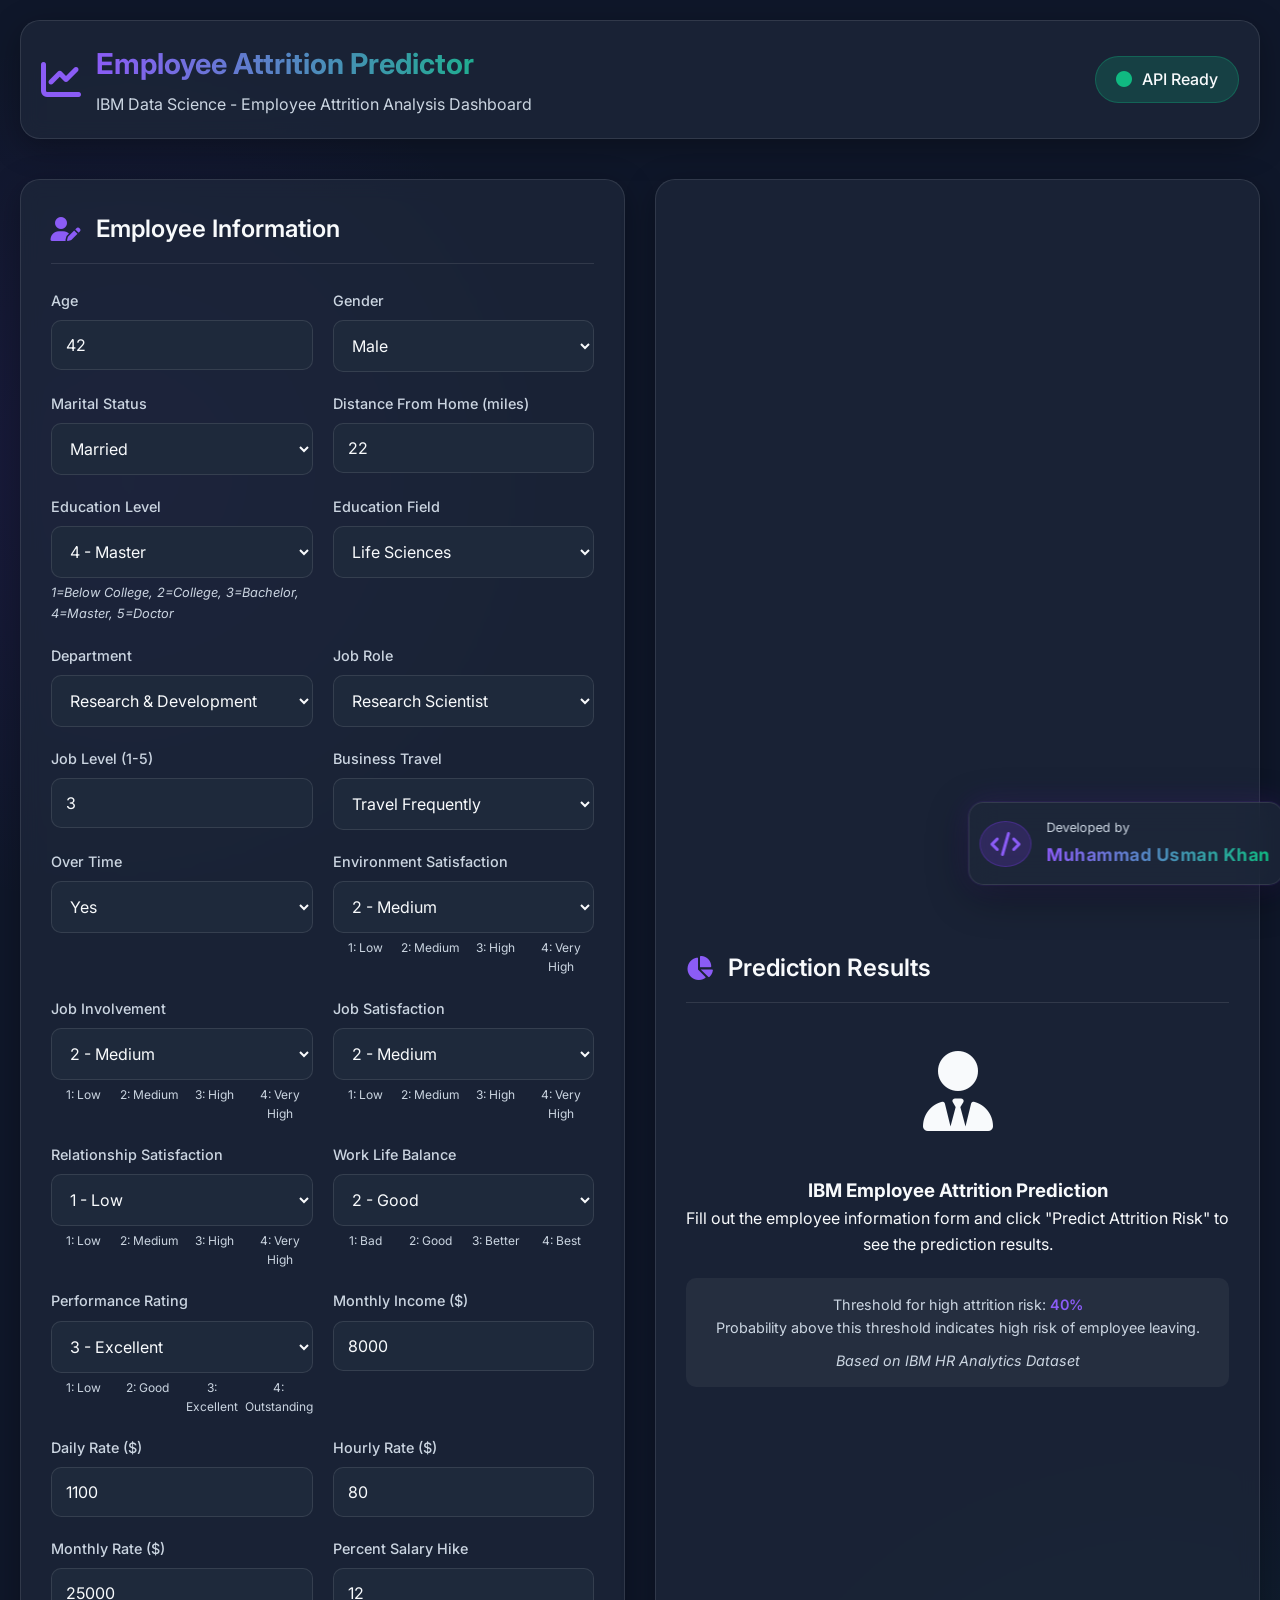
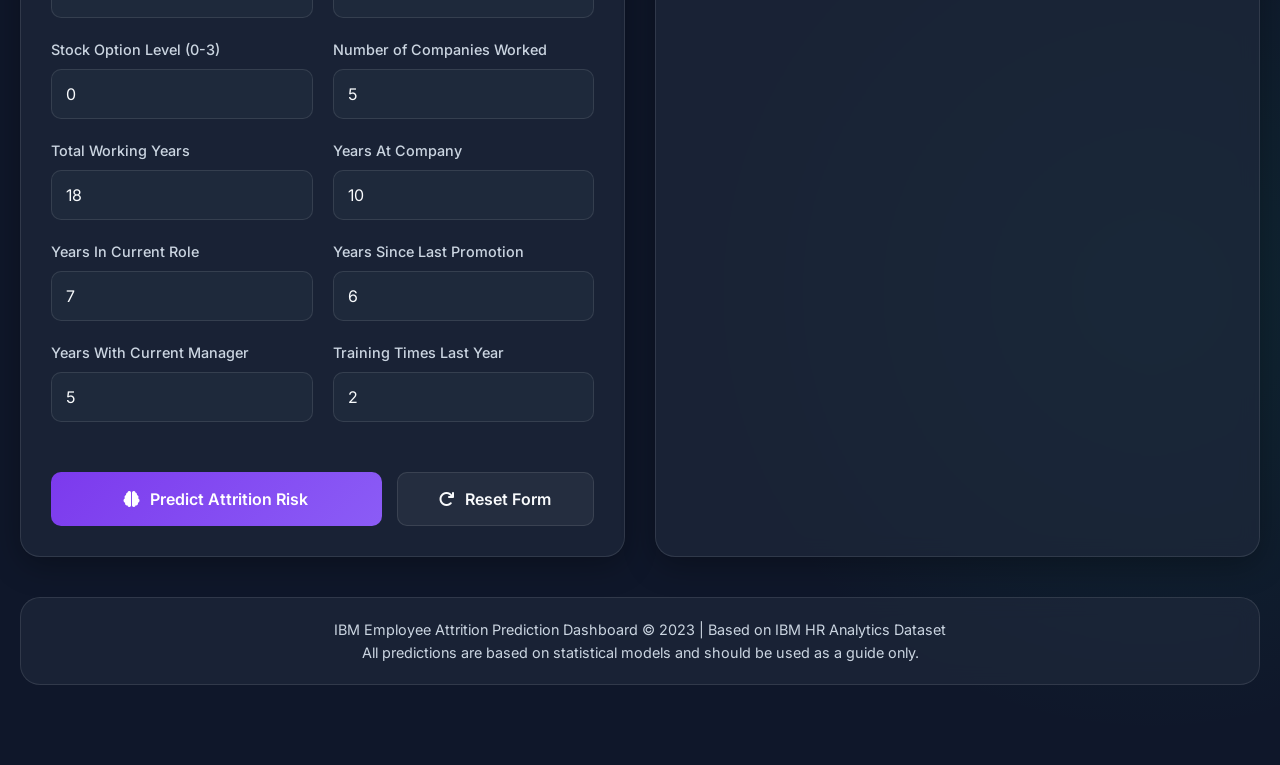
<file: Employee_Attrition_Prediction/index.html>
<!DOCTYPE html>
<html lang="en">
<head>
    <meta charset="UTF-8">
    <meta name="viewport" content="width=device-width, initial-scale=1.0">
    <title>Employee Attrition Prediction Dashboard</title>
    <link rel="stylesheet" href="https://cdnjs.cloudflare.com/ajax/libs/font-awesome/6.4.0/css/all.min.css">
    <link href="https://fonts.googleapis.com/css2?family=Inter:wght@300;400;500;600;700&display=swap" rel="stylesheet">
    <style>
        * {
            margin: 0;
            padding: 0;
            box-sizing: border-box;
        }

        :root {
            --primary: #7c3aed;
            --primary-light: #8b5cf6;
            --secondary: #10b981;
            --danger: #ef4444;
            --dark-bg: #0f172a;
            --dark-surface: #1e293b;
            --dark-surface-light: #334155;
            --text-primary: #f8fafc;
            --text-secondary: #cbd5e1;
            --glass-bg: rgba(30, 41, 59, 0.7);
            --glass-border: rgba(255, 255, 255, 0.1);
            --shadow: 0 8px 32px rgba(0, 0, 0, 0.3);
            --dropdown-bg: #1e293b;
            --dropdown-hover: #334155;
        }

        body {
            font-family: 'Inter', sans-serif;
            background-color: var(--dark-bg);
            color: var(--text-primary);
            line-height: 1.6;
            min-height: 100vh;
            padding: 20px;
            background-image: 
                radial-gradient(circle at 10% 20%, rgba(124, 58, 237, 0.1) 0%, transparent 20%),
                radial-gradient(circle at 90% 80%, rgba(16, 185, 129, 0.1) 0%, transparent 20%);
            padding-bottom: 80px; /* Space for sticky credit */
        }

        .container {
            max-width: 1400px;
            margin: 0 auto;
        }

        header {
            display: flex;
            justify-content: space-between;
            align-items: center;
            margin-bottom: 40px;
            padding: 20px;
            background: var(--glass-bg);
            backdrop-filter: blur(10px);
            border-radius: 20px;
            border: 1px solid var(--glass-border);
            box-shadow: var(--shadow);
        }

        .logo {
            display: flex;
            align-items: center;
            gap: 15px;
        }

        .logo i {
            font-size: 2.5rem;
            color: var(--primary-light);
        }

        .logo h1 {
            font-weight: 700;
            font-size: 1.8rem;
            background: linear-gradient(to right, var(--primary-light), var(--secondary));
            -webkit-background-clip: text;
            background-clip: text;
            color: transparent;
        }

        .tagline {
            font-size: 1rem;
            color: var(--text-secondary);
            margin-top: 5px;
        }

        .api-status {
            display: flex;
            align-items: center;
            gap: 10px;
            padding: 10px 20px;
            background: rgba(16, 185, 129, 0.2);
            border-radius: 50px;
            border: 1px solid rgba(16, 185, 129, 0.3);
        }

        .api-status i {
            color: var(--secondary);
        }

        .api-status span {
            font-weight: 500;
        }

        /* Sticky Developer Credit */
        .developer-credit {
            position: fixed;
            bottom: 15px;
            left: 88%;
            transform: translateX(-50%);
            z-index: 1000;
            background: var(--glass-bg);
            backdrop-filter: blur(15px);
            border-radius: 15px;
            padding: 15px 10px;
            border: 1px solid var(--glass-border);
            box-shadow: 
                0 10px 40px rgba(0, 0, 0, 0.4),
                0 0 0 1px rgba(124, 58, 237, 0.1),
                0 0 30px rgba(124, 58, 237, 0.2);
            display: flex;
            align-items: center;
            gap: 15px;
            animation: float 6s ease-in-out infinite;
            min-width: 315px;
            max-width: 90%;
        }

        .developer-credit i {
            font-size: 1.5rem;
            color: var(--primary-light);
            background: rgba(124, 58, 237, 0.2);
            padding: 10px;
            border-radius: 50%;
            border: 1px solid rgba(124, 58, 237, 0.3);
        }

        .credit-text {
            display: flex;
            flex-direction: column;
        }

        .credit-label {
            font-size: 0.8rem;
            color: var(--text-secondary);
            margin-bottom: 2px;
        }

        .credit-name {
            font-size: 1.1rem;
            font-weight: 700;
            background: linear-gradient(to right, var(--primary-light), var(--secondary));
            -webkit-background-clip: text;
            background-clip: text;
            color: transparent;
            letter-spacing: 0.5px;
        }

        @keyframes float {
            0%, 100% {
                transform: translateX(-50%) translateY(0px);
                box-shadow: 
                    0 10px 40px rgba(0, 0, 0, 0.4),
                    0 0 0 1px rgba(124, 58, 237, 0.1),
                    0 0 30px rgba(124, 58, 237, 0.2);
            }
            50% {
                transform: translateX(-50%) translateY(-10px);
                box-shadow: 
                    0 15px 50px rgba(0, 0, 0, 0.5),
                    0 0 0 1px rgba(124, 58, 237, 0.2),
                    0 0 40px rgba(124, 58, 237, 0.3);
            }
        }

        .main-content {
            display: grid;
            grid-template-columns: 1fr 1fr;
            gap: 30px;
            margin-bottom: 40px;
        }

        @media (max-width: 1100px) {
            .main-content {
                grid-template-columns: 1fr;
            }
            
            .developer-credit {
                min-width: 250px;
                padding: 12px 20px;
            }
        }

        .card {
            background: var(--glass-bg);
            backdrop-filter: blur(10px);
            border-radius: 20px;
            border: 1px solid var(--glass-border);
            box-shadow: var(--shadow);
            padding: 30px;
            transition: transform 0.3s ease;
        }

        .card:hover {
            transform: translateY(-5px);
        }

        .card-title {
            display: flex;
            align-items: center;
            gap: 15px;
            margin-bottom: 25px;
            padding-bottom: 15px;
            border-bottom: 1px solid var(--glass-border);
        }

        .card-title i {
            font-size: 1.5rem;
            color: var(--primary-light);
        }

        .card-title h2 {
            font-weight: 600;
            font-size: 1.5rem;
        }

        .form-grid {
            display: grid;
            grid-template-columns: repeat(auto-fill, minmax(250px, 1fr));
            gap: 20px;
        }

        .form-group {
            display: flex;
            flex-direction: column;
        }

        label {
            font-weight: 500;
            margin-bottom: 8px;
            font-size: 0.9rem;
            color: var(--text-secondary);
        }

        input, select {
            padding: 14px;
            background: var(--dropdown-bg);
            border: 1px solid var(--glass-border);
            border-radius: 10px;
            color: var(--text-primary);
            font-family: 'Inter', sans-serif;
            font-size: 1rem;
            transition: all 0.3s ease;
            cursor: pointer;
        }

        select option {
            background-color: var(--dropdown-bg);
            color: var(--text-primary);
            padding: 12px;
            border: none;
        }

        select option:hover,
        select option:focus,
        select option:checked {
            background-color: var(--dropdown-hover) !important;
            color: var(--text-primary) !important;
        }

        input:focus, select:focus {
            outline: none;
            border-color: var(--primary-light);
            box-shadow: 0 0 0 2px rgba(124, 58, 237, 0.2);
        }

        input:hover, select:hover {
            border-color: rgba(255, 255, 255, 0.2);
            background-color: var(--dropdown-hover);
        }

        .button-group {
            display: flex;
            gap: 15px;
            margin-top: 30px;
            grid-column: 1 / -1;
        }

        button {
            padding: 16px 30px;
            border: none;
            border-radius: 10px;
            font-family: 'Inter', sans-serif;
            font-weight: 600;
            font-size: 1rem;
            cursor: pointer;
            transition: all 0.3s ease;
            display: flex;
            align-items: center;
            justify-content: center;
            gap: 10px;
        }

        .btn-primary {
            background: linear-gradient(135deg, var(--primary), var(--primary-light));
            color: white;
            flex: 2;
        }

        .btn-primary:hover {
            transform: translateY(-2px);
            box-shadow: 0 10px 20px rgba(124, 58, 237, 0.3);
        }

        .btn-secondary {
            background: rgba(255, 255, 255, 0.05);
            color: var(--text-primary);
            border: 1px solid var(--glass-border);
            flex: 1;
        }

        .btn-secondary:hover {
            background: rgba(255, 255, 255, 0.1);
        }

        .result-card {
            display: flex;
            flex-direction: column;
            justify-content: center;
            min-height: 300px;
        }

        .result-content {
            text-align: center;
        }

        .prediction-icon {
            font-size: 5rem;
            margin-bottom: 20px;
        }

        .probability-display {
            margin: 30px 0;
        }

        .probability-value {
            font-size: 3.5rem;
            font-weight: 700;
            margin-bottom: 10px;
            background: linear-gradient(to right, var(--primary-light), var(--secondary));
            -webkit-background-clip: text;
            background-clip: text;
            color: transparent;
        }

        .probability-label {
            font-size: 1.2rem;
            color: var(--text-secondary);
        }

        .threshold-info {
            background: rgba(255, 255, 255, 0.05);
            padding: 15px;
            border-radius: 10px;
            margin-top: 20px;
            font-size: 0.9rem;
            color: var(--text-secondary);
        }

        .threshold-info span {
            color: var(--primary-light);
            font-weight: 600;
        }

        .prediction-text {
            font-size: 1.8rem;
            font-weight: 700;
            margin: 20px 0;
            padding: 15px;
            border-radius: 10px;
        }

        .prediction-low {
            background: rgba(16, 185, 129, 0.1);
            color: var(--secondary);
            border: 1px solid rgba(16, 185, 129, 0.3);
        }

        .prediction-high {
            background: rgba(239, 68, 68, 0.1);
            color: var(--danger);
            border: 1px solid rgba(239, 68, 68, 0.3);
        }

        .hidden {
            display: none;
        }

        footer {
            text-align: center;
            padding: 20px;
            color: var(--text-secondary);
            font-size: 0.9rem;
            background: var(--glass-bg);
            backdrop-filter: blur(10px);
            border-radius: 20px;
            border: 1px solid var(--glass-border);
            margin-top: 40px;
        }

        .loading {
            display: none;
            flex-direction: column;
            align-items: center;
            justify-content: center;
            padding: 40px;
        }

        .spinner {
            width: 60px;
            height: 60px;
            border: 5px solid rgba(255, 255, 255, 0.1);
            border-radius: 50%;
            border-top-color: var(--primary-light);
            animation: spin 1s ease-in-out infinite;
            margin-bottom: 20px;
        }

        @keyframes spin {
            to { transform: rotate(360deg); }
        }

        .response-time {
            margin-top: 20px;
            font-size: 0.9rem;
            color: var(--text-secondary);
        }

        /* Custom scrollbar */
        ::-webkit-scrollbar {
            width: 8px;
        }

        ::-webkit-scrollbar-track {
            background: rgba(255, 255, 255, 0.05);
            border-radius: 10px;
        }

        ::-webkit-scrollbar-thumb {
            background: var(--primary-light);
            border-radius: 10px;
        }

        /* Rating helper */
        .rating-helper {
            font-size: 0.8rem;
            color: var(--text-secondary);
            margin-top: 5px;
            font-style: italic;
        }

        .rating-scale {
            display: flex;
            justify-content: space-between;
            font-size: 0.75rem;
            color: var(--text-secondary);
            margin-top: 5px;
        }

        .scale-item {
            text-align: center;
            flex: 1;
        }
    </style>
</head>
<body>
    <div class="container">
        <header>
            <div class="logo">
                <i class="fas fa-chart-line"></i>
                <div>
                    <h1>Employee Attrition Predictor</h1>
                    <div class="tagline">IBM Data Science - Employee Attrition Analysis Dashboard</div>
                </div>
            </div>
            <div class="api-status">
                <i class="fas fa-circle"></i>
                <span id="status-text">API Ready</span>
            </div>
        </header>

        <div class="main-content">
            <div class="card">
                <div class="card-title">
                    <i class="fas fa-user-edit"></i>
                    <h2>Employee Information</h2>
                </div>
                
                <form id="prediction-form">
                    <div class="form-grid">
                        <!-- Basic Information -->
                        <div class="form-group">
                            <label for="Age">Age</label>
                            <input type="number" id="Age" name="Age" min="18" max="70" value="35" required>
                        </div>
                        
                        <div class="form-group">
                            <label for="Gender">Gender</label>
                            <select id="Gender" name="Gender" required>
                                <option value="Male">Male</option>
                                <option value="Female" selected>Female</option>
                            </select>
                        </div>
                        
                        <div class="form-group">
                            <label for="MaritalStatus">Marital Status</label>
                            <select id="MaritalStatus" name="MaritalStatus" required>
                                <option value="Single">Single</option>
                                <option value="Married" selected>Married</option>
                                <option value="Divorced">Divorced</option>
                            </select>
                        </div>
                        
                        <div class="form-group">
                            <label for="DistanceFromHome">Distance From Home (miles)</label>
                            <input type="number" id="DistanceFromHome" name="DistanceFromHome" min="1" max="30" value="10" required>
                        </div>
                        
                        <!-- Education -->
                        <div class="form-group">
                            <label for="Education">Education Level</label>
                            <select id="Education" name="Education" required>
                                <option value="1">1 - Below College</option>
                                <option value="2">2 - College</option>
                                <option value="3" selected>3 - Bachelor</option>
                                <option value="4">4 - Master</option>
                                <option value="5">5 - Doctor</option>
                            </select>
                            <div class="rating-helper">1=Below College, 2=College, 3=Bachelor, 4=Master, 5=Doctor</div>
                        </div>
                        
                        <div class="form-group">
                            <label for="EducationField">Education Field</label>
                            <select id="EducationField" name="EducationField" required>
                                <option value="Life Sciences">Life Sciences</option>
                                <option value="Medical" selected>Medical</option>
                                <option value="Marketing">Marketing</option>
                                <option value="Technical Degree">Technical Degree</option>
                                <option value="Other">Other</option>
                                <option value="Human Resources">Human Resources</option>
                            </select>
                        </div>
                        
                        <!-- Job Information -->
                        <div class="form-group">
                            <label for="Department">Department</label>
                            <select id="Department" name="Department" required>
                                <option value="Sales">Sales</option>
                                <option value="Research & Development" selected>Research & Development</option>
                                <option value="Human Resources">Human Resources</option>
                            </select>
                        </div>
                        
                        <div class="form-group">
                            <label for="JobRole">Job Role</label>
                            <select id="JobRole" name="JobRole" required>
                                <option value="Sales Executive">Sales Executive</option>
                                <option value="Research Scientist" selected>Research Scientist</option>
                                <option value="Laboratory Technician">Laboratory Technician</option>
                                <option value="Manufacturing Director">Manufacturing Director</option>
                                <option value="Healthcare Representative">Healthcare Representative</option>
                                <option value="Manager">Manager</option>
                                <option value="Sales Representative">Sales Representative</option>
                                <option value="Research Director">Research Director</option>
                                <option value="Human Resources">Human Resources</option>
                            </select>
                        </div>
                        
                        <div class="form-group">
                            <label for="JobLevel">Job Level (1-5)</label>
                            <input type="number" id="JobLevel" name="JobLevel" min="1" max="5" value="2" required>
                        </div>
                        
                        <div class="form-group">
                            <label for="BusinessTravel">Business Travel</label>
                            <select id="BusinessTravel" name="BusinessTravel" required>
                                <option value="Non-Travel">Non-Travel</option>
                                <option value="Travel_Rarely">Travel Rarely</option>
                                <option value="Travel_Frequently" selected>Travel Frequently</option>
                            </select>
                        </div>
                        
                        <div class="form-group">
                            <label for="OverTime">Over Time</label>
                            <select id="OverTime" name="OverTime" required>
                                <option value="Yes">Yes</option>
                                <option value="No" selected>No</option>
                            </select>
                        </div>
                        
                        <!-- Ratings (1-4 scale) -->
                        <div class="form-group">
                            <label for="EnvironmentSatisfaction">Environment Satisfaction</label>
                            <select id="EnvironmentSatisfaction" name="EnvironmentSatisfaction" required>
                                <option value="1">1 - Low</option>
                                <option value="2">2 - Medium</option>
                                <option value="3" selected>3 - High</option>
                                <option value="4">4 - Very High</option>
                            </select>
                            <div class="rating-scale">
                                <div class="scale-item">1: Low</div>
                                <div class="scale-item">2: Medium</div>
                                <div class="scale-item">3: High</div>
                                <div class="scale-item">4: Very High</div>
                            </div>
                        </div>
                        
                        <div class="form-group">
                            <label for="JobInvolvement">Job Involvement</label>
                            <select id="JobInvolvement" name="JobInvolvement" required>
                                <option value="1">1 - Low</option>
                                <option value="2">2 - Medium</option>
                                <option value="3" selected>3 - High</option>
                                <option value="4">4 - Very High</option>
                            </select>
                            <div class="rating-scale">
                                <div class="scale-item">1: Low</div>
                                <div class="scale-item">2: Medium</div>
                                <div class="scale-item">3: High</div>
                                <div class="scale-item">4: Very High</div>
                            </div>
                        </div>
                        
                        <div class="form-group">
                            <label for="JobSatisfaction">Job Satisfaction</label>
                            <select id="JobSatisfaction" name="JobSatisfaction" required>
                                <option value="1">1 - Low</option>
                                <option value="2">2 - Medium</option>
                                <option value="3" selected>3 - High</option>
                                <option value="4">4 - Very High</option>
                            </select>
                            <div class="rating-scale">
                                <div class="scale-item">1: Low</div>
                                <div class="scale-item">2: Medium</div>
                                <div class="scale-item">3: High</div>
                                <div class="scale-item">4: Very High</div>
                            </div>
                        </div>
                        
                        <div class="form-group">
                            <label for="RelationshipSatisfaction">Relationship Satisfaction</label>
                            <select id="RelationshipSatisfaction" name="RelationshipSatisfaction" required>
                                <option value="1">1 - Low</option>
                                <option value="2">2 - Medium</option>
                                <option value="3" selected>3 - High</option>
                                <option value="4">4 - Very High</option>
                            </select>
                            <div class="rating-scale">
                                <div class="scale-item">1: Low</div>
                                <div class="scale-item">2: Medium</div>
                                <div class="scale-item">3: High</div>
                                <div class="scale-item">4: Very High</div>
                            </div>
                        </div>
                        
                        <div class="form-group">
                            <label for="WorkLifeBalance">Work Life Balance</label>
                            <select id="WorkLifeBalance" name="WorkLifeBalance" required>
                                <option value="1">1 - Bad</option>
                                <option value="2">2 - Good</option>
                                <option value="3" selected>3 - Better</option>
                                <option value="4">4 - Best</option>
                            </select>
                            <div class="rating-scale">
                                <div class="scale-item">1: Bad</div>
                                <div class="scale-item">2: Good</div>
                                <div class="scale-item">3: Better</div>
                                <div class="scale-item">4: Best</div>
                            </div>
                        </div>
                        
                        <div class="form-group">
                            <label for="PerformanceRating">Performance Rating</label>
                            <select id="PerformanceRating" name="PerformanceRating" required>
                                <option value="1">1 - Low</option>
                                <option value="2">2 - Good</option>
                                <option value="3" selected>3 - Excellent</option>
                                <option value="4">4 - Outstanding</option>
                            </select>
                            <div class="rating-scale">
                                <div class="scale-item">1: Low</div>
                                <div class="scale-item">2: Good</div>
                                <div class="scale-item">3: Excellent</div>
                                <div class="scale-item">4: Outstanding</div>
                            </div>
                        </div>
                        
                        <!-- Compensation -->
                        <div class="form-group">
                            <label for="MonthlyIncome">Monthly Income ($)</label>
                            <input type="number" id="MonthlyIncome" name="MonthlyIncome" min="1000" max="20000" value="5000" required>
                        </div>
                        
                        <div class="form-group">
                            <label for="DailyRate">Daily Rate ($)</label>
                            <input type="number" id="DailyRate" name="DailyRate" min="100" max="1500" value="800" required>
                        </div>
                        
                        <div class="form-group">
                            <label for="HourlyRate">Hourly Rate ($)</label>
                            <input type="number" id="HourlyRate" name="HourlyRate" min="30" max="100" value="65" required>
                        </div>
                        
                        <div class="form-group">
                            <label for="MonthlyRate">Monthly Rate ($)</label>
                            <input type="number" id="MonthlyRate" name="MonthlyRate" min="2000" max="30000" value="20000" required>
                        </div>
                        
                        <div class="form-group">
                            <label for="PercentSalaryHike">Percent Salary Hike</label>
                            <input type="number" id="PercentSalaryHike" name="PercentSalaryHike" min="11" max="25" value="15" required>
                        </div>
                        
                        <div class="form-group">
                            <label for="StockOptionLevel">Stock Option Level (0-3)</label>
                            <input type="number" id="StockOptionLevel" name="StockOptionLevel" min="0" max="3" value="1" required>
                        </div>
                        
                        <!-- Experience -->
                        <div class="form-group">
                            <label for="NumCompaniesWorked">Number of Companies Worked</label>
                            <input type="number" id="NumCompaniesWorked" name="NumCompaniesWorked" min="0" max="10" value="2" required>
                        </div>
                        
                        <div class="form-group">
                            <label for="TotalWorkingYears">Total Working Years</label>
                            <input type="number" id="TotalWorkingYears" name="TotalWorkingYears" min="0" max="40" value="10" required>
                        </div>
                        
                        <div class="form-group">
                            <label for="YearsAtCompany">Years At Company</label>
                            <input type="number" id="YearsAtCompany" name="YearsAtCompany" min="0" max="40" value="7" required>
                        </div>
                        
                        <div class="form-group">
                            <label for="YearsInCurrentRole">Years In Current Role</label>
                            <input type="number" id="YearsInCurrentRole" name="YearsInCurrentRole" min="0" max="18" value="4" required>
                        </div>
                        
                        <div class="form-group">
                            <label for="YearsSinceLastPromotion">Years Since Last Promotion</label>
                            <input type="number" id="YearsSinceLastPromotion" name="YearsSinceLastPromotion" min="0" max="15" value="2" required>
                        </div>
                        
                        <div class="form-group">
                            <label for="YearsWithCurrManager">Years With Current Manager</label>
                            <input type="number" id="YearsWithCurrManager" name="YearsWithCurrManager" min="0" max="17" value="3" required>
                        </div>
                        
                        <div class="form-group">
                            <label for="TrainingTimesLastYear">Training Times Last Year</label>
                            <input type="number" id="TrainingTimesLastYear" name="TrainingTimesLastYear" min="0" max="6" value="3" required>
                        </div>
                        
                        <div class="button-group">
                            <button type="submit" class="btn-primary" id="predict-btn">
                                <i class="fas fa-brain"></i> Predict Attrition Risk
                            </button>
                            <button type="button" id="reset-btn" class="btn-secondary">
                                <i class="fas fa-redo"></i> Reset Form
                            </button>
                        </div>
                    </div>
                </form>
            </div>

            <div class="card result-card">
                <div class="card-title">
                    <i class="fas fa-chart-pie"></i>
                    <h2>Prediction Results</h2>
                </div>
                
                <div id="default-result" class="result-content">
                    <div class="prediction-icon">
                        <i class="fas fa-user-tie"></i>
                    </div>
                    <h3>IBM Employee Attrition Prediction</h3>
                    <p>Fill out the employee information form and click "Predict Attrition Risk" to see the prediction results.</p>
                    <div class="threshold-info">
                        <p>Threshold for high attrition risk: <span>40%</span></p>
                        <p>Probability above this threshold indicates high risk of employee leaving.</p>
                        <p style="margin-top: 10px;"><i>Based on IBM HR Analytics Dataset</i></p>
                    </div>
                </div>
                
                <div id="loading-result" class="loading hidden">
                    <div class="spinner"></div>
                    <h3>Analyzing Employee Data...</h3>
                    <p>Our AI model is processing the information to predict attrition risk.</p>
                </div>
                
                <div id="prediction-result" class="result-content hidden">
                    <div class="probability-display">
                        <div class="probability-value" id="probability-value">0.00</div>
                        <div class="probability-label">Attrition Probability</div>
                    </div>
                    
                    <div id="prediction-text" class="prediction-text prediction-low">
                        Low Risk: Employee likely to stay
                    </div>
                    
                    <div class="threshold-info">
                        <p>Threshold used: <span id="threshold-value">0.4</span></p>
                        <p>Response time: <span id="response-time">0.00</span> seconds</p>
                        <p>Model: IBM Employee Attrition Prediction</p>
                    </div>
                    
                    <div style="margin-top: 30px;">
                        <h4>Interpretation & Recommendations</h4>
                        <p id="interpretation-text">Based on the employee data, the model predicts a low probability of attrition. This employee is likely to remain with the company.</p>
                        <div id="recommendations" style="margin-top: 15px; padding: 15px; background: rgba(255, 255, 255, 0.05); border-radius: 10px;">
                            <h5 style="color: var(--primary-light); margin-bottom: 10px;">Suggested Actions:</h5>
                            <p id="action-text">Continue current engagement strategies. Monitor satisfaction metrics quarterly.</p>
                        </div>
                    </div>
                </div>
            </div>
        </div>
        
        <footer>
            <p>IBM Employee Attrition Prediction Dashboard &copy; 2023 | Based on IBM HR Analytics Dataset</p>
            <p>All predictions are based on statistical models and should be used as a guide only.</p>
        </footer>
    </div>

    <!-- Sticky Developer Credit -->
    <div class="developer-credit">
        <i class="fas fa-code"></i>
        <div class="credit-text">
            <div class="credit-label">Developed by</div>
            <div class="credit-name">Muhammad Usman Khan</div>
        </div>
    </div>

    <script>
        // API configuration
        const API_BASE_URL = 'http://localhost:8000';
        
        // DOM Elements
        const form = document.getElementById('prediction-form');
        const predictBtn = document.getElementById('predict-btn');
        const resetBtn = document.getElementById('reset-btn');
        const defaultResult = document.getElementById('default-result');
        const loadingResult = document.getElementById('loading-result');
        const predictionResult = document.getElementById('prediction-result');
        const probabilityValue = document.getElementById('probability-value');
        const predictionText = document.getElementById('prediction-text');
        const thresholdValue = document.getElementById('threshold-value');
        const responseTime = document.getElementById('response-time');
        const interpretationText = document.getElementById('interpretation-text');
        const actionText = document.getElementById('action-text');
        const statusText = document.getElementById('status-text');
        
        // Initialize
        document.addEventListener('DOMContentLoaded', function() {
            // Set up form submission
            form.addEventListener('submit', function(e) {
                e.preventDefault();
                predictAttrition();
            });
            
            // Set up reset button
            resetBtn.addEventListener('click', function() {
                form.reset();
                showDefaultResult();
                showNotification('Form reset to default values');
            });
            
            // Load demo data for testing
            loadDemoData();
        });
        
        // Show notification
        function showNotification(message) {
            // Create a simple notification
            const notification = document.createElement('div');
            notification.style.cssText = `
                position: fixed;
                top: 20px;
                right: 20px;
                background: rgba(30, 41, 59, 0.9);
                backdrop-filter: blur(10px);
                color: white;
                padding: 15px 20px;
                border-radius: 10px;
                border: 1px solid rgba(124, 58, 237, 0.3);
                box-shadow: 0 8px 32px rgba(0, 0, 0, 0.3);
                z-index: 1000;
                animation: slideIn 0.3s ease;
            `;
            notification.innerHTML = `<i class="fas fa-info-circle" style="color: #8b5cf6; margin-right: 10px;"></i>${message}`;
            document.body.appendChild(notification);
            
            setTimeout(() => {
                notification.style.animation = 'slideOut 0.3s ease';
                setTimeout(() => notification.remove(), 300);
            }, 3000);
        }
        
        // Add CSS for notifications
        const style = document.createElement('style');
        style.textContent = `
            @keyframes slideIn {
                from { transform: translateX(100%); opacity: 0; }
                to { transform: translateX(0); opacity: 1; }
            }
            @keyframes slideOut {
                from { transform: translateX(0); opacity: 1; }
                to { transform: translateX(100%); opacity: 0; }
            }
        `;
        document.head.appendChild(style);
        
        // Show default result state
        function showDefaultResult() {
            defaultResult.classList.remove('hidden');
            loadingResult.classList.add('hidden');
            predictionResult.classList.add('hidden');
        }
        
        // Show loading state
        function showLoading() {
            defaultResult.classList.add('hidden');
            loadingResult.classList.remove('hidden');
            predictionResult.classList.add('hidden');
        }
        
        // Show prediction result
        function showPrediction() {
            defaultResult.classList.add('hidden');
            loadingResult.classList.add('hidden');
            predictionResult.classList.remove('hidden');
        }
        
        // Make prediction request to FastAPI
        async function predictAttrition() {
            showLoading();
            
            // Collect form data
            const formData = new FormData(form);
            const data = {};
            
            // Convert form data to appropriate types
            for (const [key, value] of formData.entries()) {
                // Convert numeric fields
                const numericFields = [
                    'Age', 'DailyRate', 'HourlyRate', 'MonthlyRate', 
                    'DistanceFromHome', 'Education', 'EnvironmentSatisfaction',
                    'JobInvolvement', 'JobLevel', 'JobSatisfaction', 
                    'MonthlyIncome', 'NumCompaniesWorked', 'PercentSalaryHike',
                    'PerformanceRating', 'RelationshipSatisfaction', 
                    'StockOptionLevel', 'TotalWorkingYears', 'TrainingTimesLastYear',
                    'WorkLifeBalance', 'YearsAtCompany', 'YearsInCurrentRole',
                    'YearsSinceLastPromotion', 'YearsWithCurrManager'
                ];
                
                if (numericFields.includes(key)) {
                    data[key] = parseInt(value);
                } else {
                    data[key] = value;
                }
            }
            
            try {
                const startTime = performance.now();
                
                // Make API request
                const response = await fetch(`${API_BASE_URL}/predict`, {
                    method: 'POST',
                    headers: {
                        'Content-Type': 'application/json',
                    },
                    body: JSON.stringify(data)
                });
                
                const endTime = performance.now();
                const elapsedTime = ((endTime - startTime) / 1000).toFixed(2);
                
                if (!response.ok) {
                    throw new Error(`API error: ${response.status}`);
                }
                
                const result = await response.json();
                
                // Update UI with results
                updatePredictionUI(result, elapsedTime);
                showNotification(`Prediction complete: ${(result.attrition_probability * 100).toFixed(1)}% probability`);
                
            } catch (error) {
                console.error('Prediction error:', error);
                
                // Fallback to mock data if API is not available
                showMockPrediction();
                showNotification('Using mock data - API not available');
            }
        }
        
        // Update UI with prediction results
        function updatePredictionUI(result, elapsedTime) {
            const probability = result.attrition_probability;
            const prediction = result.prediction;
            const threshold = result.threshold_used;
            
            // Update probability value with animation
            animateValue(probabilityValue, 0, probability * 100, 1000);
            
            // Update threshold value
            thresholdValue.textContent = threshold;
            
            // Update response time
            responseTime.textContent = elapsedTime;
            
            // Update prediction text and styling
            if (prediction === 1) {
                predictionText.textContent = 'High Risk: Employee likely to leave';
                predictionText.className = 'prediction-text prediction-high';
                interpretationText.textContent = `Based on the employee data, the model predicts a high probability (${(probability*100).toFixed(1)}%) of attrition. Key risk factors identified include low satisfaction scores and high overtime.`;
                actionText.textContent = 'Recommend immediate retention strategy review, consider career development opportunities, salary review, and workload adjustment. Schedule one-on-one meeting within 2 weeks.';
            } else {
                predictionText.textContent = 'Low Risk: Employee likely to stay';
                predictionText.className = 'prediction-text prediction-low';
                interpretationText.textContent = `Based on the employee data, the model predicts a low probability (${(probability*100).toFixed(1)}%) of attrition. Employee shows good engagement and satisfaction levels.`;
                actionText.textContent = 'Continue current engagement strategies. Monitor satisfaction metrics quarterly. Consider career progression opportunities in next review cycle.';
            }
            
            showPrediction();
        }
        
        // Mock prediction for demo purposes
        function showMockPrediction() {
            // Generate random probability between 0.1 and 0.8
            const probability = Math.random() * 0.7 + 0.1;
            const prediction = probability > 0.4 ? 1 : 0;
            const elapsedTime = (Math.random() * 0.5 + 0.2).toFixed(2);
            
            const mockResult = {
                attrition_probability: probability,
                prediction: prediction,
                threshold_used: 0.4
            };
            
            updatePredictionUI(mockResult, elapsedTime);
        }
        
        // Animate number value
        function animateValue(element, start, end, duration) {
            let startTimestamp = null;
            const step = (timestamp) => {
                if (!startTimestamp) startTimestamp = timestamp;
                const progress = Math.min((timestamp - startTimestamp) / duration, 1);
                const value = progress * (end - start) + start;
                element.textContent = value.toFixed(1);
                if (progress < 1) {
                    window.requestAnimationFrame(step);
                }
            };
            window.requestAnimationFrame(step);
        }
        
        // Load demo data
        function loadDemoData() {
            // Demo data with realistic values
            setTimeout(() => {
                document.getElementById('Age').value = 42;
                document.getElementById('DailyRate').value = 1100;
                document.getElementById('HourlyRate').value = 80;
                document.getElementById('MonthlyRate').value = 25000;
                document.getElementById('BusinessTravel').value = 'Travel_Frequently';
                document.getElementById('Department').value = 'Research & Development';
                document.getElementById('DistanceFromHome').value = 22;
                document.getElementById('Education').value = 4;
                document.getElementById('EducationField').value = 'Life Sciences';
                document.getElementById('EnvironmentSatisfaction').value = 2;
                document.getElementById('Gender').value = 'Male';
                document.getElementById('JobInvolvement').value = 2;
                document.getElementById('JobLevel').value = 3;
                document.getElementById('JobRole').value = 'Research Scientist';
                document.getElementById('JobSatisfaction').value = 2;
                document.getElementById('MaritalStatus').value = 'Married';
                document.getElementById('MonthlyIncome').value = 8000;
                document.getElementById('NumCompaniesWorked').value = 5;
                document.getElementById('OverTime').value = 'Yes';
                document.getElementById('PercentSalaryHike').value = 12;
                document.getElementById('PerformanceRating').value = 3;
                document.getElementById('RelationshipSatisfaction').value = 1;
                document.getElementById('StockOptionLevel').value = 0;
                document.getElementById('TotalWorkingYears').value = 18;
                document.getElementById('TrainingTimesLastYear').value = 2;
                document.getElementById('WorkLifeBalance').value = 2;
                document.getElementById('YearsAtCompany').value = 10;
                document.getElementById('YearsInCurrentRole').value = 7;
                document.getElementById('YearsSinceLastPromotion').value = 6;
                document.getElementById('YearsWithCurrManager').value = 5;
            }, 100);
        }
    </script>
</body>
</html>
</file>
